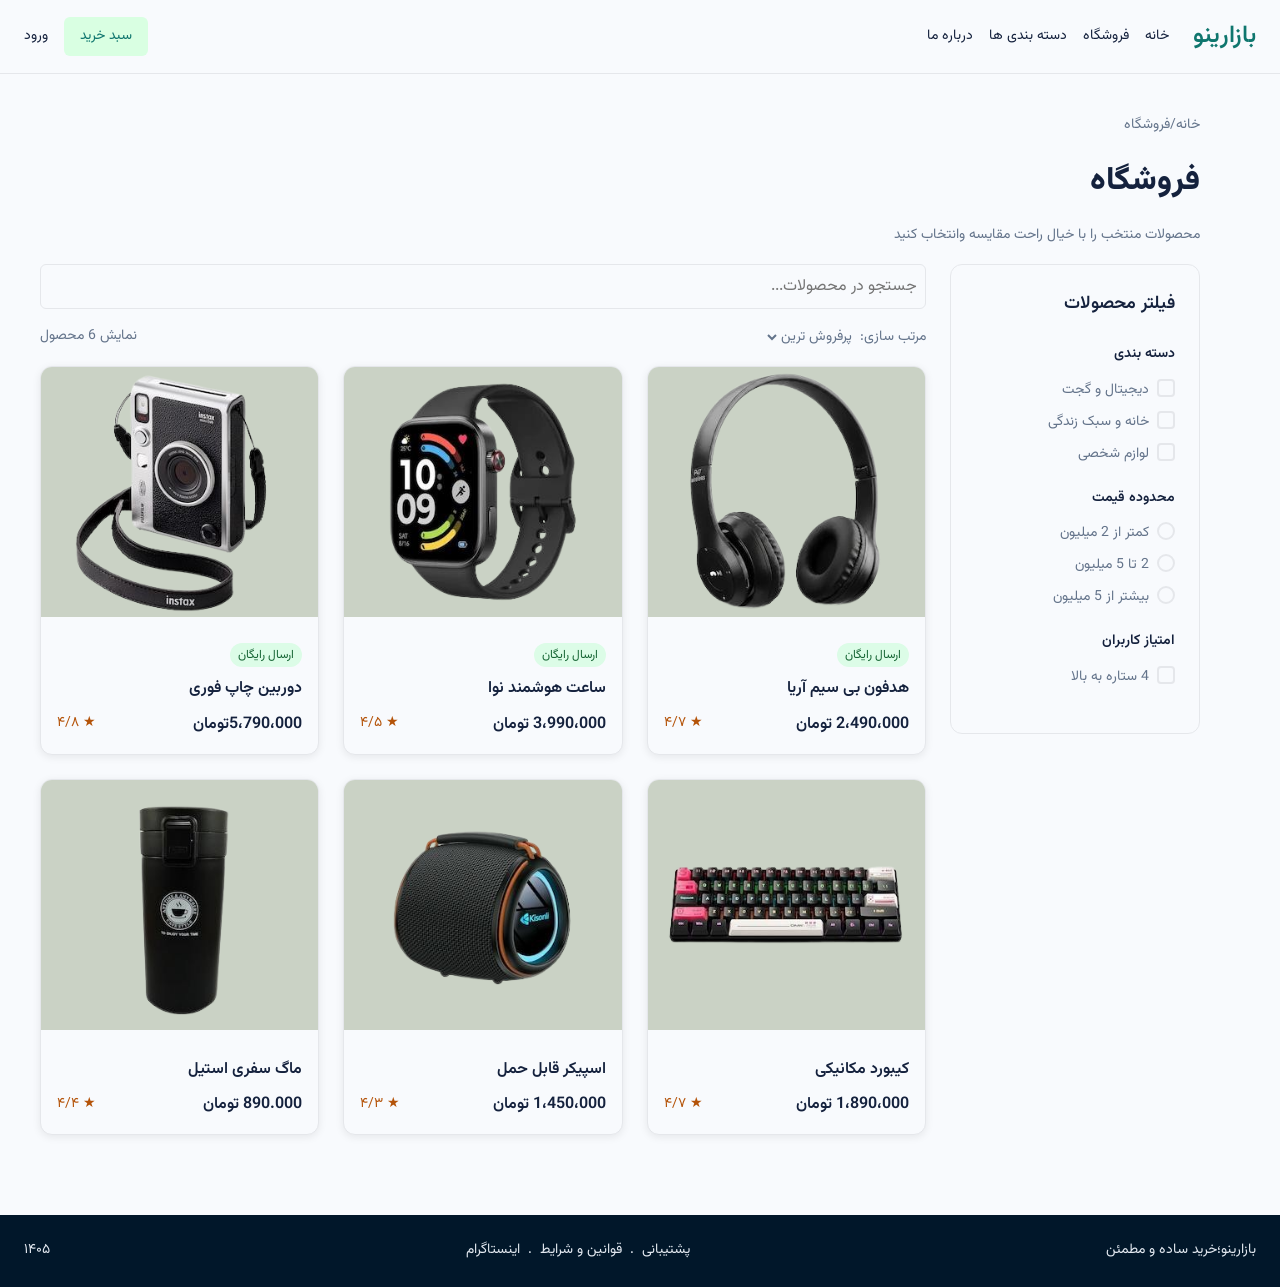
<file: index.html>
<!DOCTYPE html>
<html lang="fa" dir="rtl">
  <head>
    <meta charset="UTF-8" />
    <meta http-equiv="X-UA-Compatible" content="IE=edge" />
    <meta name="viewport" content="width=device-width, initial-scale=1.0" />
    <title>online-shop</title>
    <link rel="stylesheet" href="./css/reset.css" />
    <link rel="stylesheet" href="./css/style.css" />
  </head>

  <body>
    <header class="header">
      <div class="header__inner">
        <a href="#" class="header__logo">بازارینو</a>
        <nav class="header-nav">
          <a href="#" class="header__link">خانه</a>
          <a href="#" class="header__link">فروشگاه</a>
          <a href="#" class="header__link">دسته بندی ها </a>
          <a href="#" class="header__link">درباره ما</a>
        </nav>
        <div class="header__actions">
          <a href="#" class="header__cart">سبد خرید</a>
          <a href="./register.html" class="header__login">ورود</a>
        </div>
      </div>
    </header>
    <main class="main">
      <div class="container">
        <nav class="guid">خانه/فروشگاه</nav>
        <h1 class="page__title">فروشگاه</h1>
        <p class="page__subtitle">
          محصولات منتخب را با خیال راحت مقایسه وانتخاب کنید
        </p>

        <div class="catalog">
          <input type="checkbox" class="filter-toggle" id="filter-toggle" />
          <label for="filter-toggle" class="filter-button">
            <svg
              class="filter-button__icon"
              xmlns="http://www.w3.org/2000/svg"
              width="24"
              height="24"
              viewBox="0 0 24 24"
              fill="none"
              stroke="currentColor"
              stroke-width="2"
              stroke-linecap="round"
              stroke-linejoin="round"
              class="lucide lucide-menu preview-icon"
            >
              <path d="M4 5h16" />
              <path d="M4 12h16" />
              <path d="M4 19h16" />
            </svg>
          </label>
          <aside class="sidebar">
            <h2 class="sidebar__title">فیلتر محصولات</h2>
            <fieldset class="sidebar__group">
              <legend class="sidebar__legend">دسته بندی</legend>
              <div class="check">
                <input
                  class="check__input"
                  type="checkbox"
                  name="filters"
                  id="digital-gadget"
                />
                <span class="check__box"></span>
                <label class="check__label" for="digital-gadget"
                  >دیجیتال و گجت</label
                >
              </div>
              <div class="check">
                <input
                  class="check__input"
                  type="checkbox"
                  name="filters"
                  id="lifestyle"
                />
                <span class="check__box"></span>
                <label for="lifestyle" class="check__label"
                  >خانه و سبک زندگی</label
                >
              </div>
              <div class="check">
                <input
                  class="check__input"
                  type="checkbox"
                  id="supplies"
                  name="filters"
                />
                <span class="check__box"></span>
                <label for="supplies" class="check__label">لوازم شخصی</label>
              </div>
            </fieldset>
            <fieldset class="sidebar__group">
              <legend class="sidebar__legend">محدوده قیمت</legend>
              <div class="radio">
                <input
                  class="radio__input"
                  name="price"
                  type="radio"
                  id="price-2"
                />
                <span class="radio__dot"></span>
                <label class="radio__label" for="price-2"
                  >کمتر از 2 میلیون</label
                >
              </div>
              <div class="radio">
                <input
                  class="radio__input"
                  name="price"
                  type="radio"
                  id="price-2-5"
                />
                <span class="radio__dot"></span>
                <label class="radio__label" for="price-2-5"
                  >2 تا 5 میلیون</label
                >
              </div>
              <div class="radio">
                <input
                  class="radio__input"
                  name="price"
                  type="radio"
                  id="price-5"
                />
                <span class="radio__dot"></span>
                <label class="radio__label" for="price-5"
                  >بیشتر از 5 میلیون</label
                >
              </div>
            </fieldset>
            <fieldset class="sidebar__group">
              <legend class="sidebar__legend">امتیاز کاربران</legend>
              <div class="check">
                <input
                  class="check__input"
                  type="checkbox"
                  name="star"
                  id="star"
                />
                <span class="check__box"></span>
                <label class="check__label" for="star">4 ستاره به بالا</label>
              </div>
            </fieldset>
          </aside>

          <section class="catalog__content">
            <div></div>
            <div class="toolbar">
              <input
                class="toolbar__search"
                type="search"
                placeholder="جستجو در محصولات..."
              />
              <div class="toolbar__row">
                <label class="toolbar_sort">
                  مرتب سازی:
                  <select class="toolbar__select">
                    <option value="best-selling">پرفروش ترین</option>
                    <option value="cheapest">ارزان ترین</option>
                    <option value="most-expensive">گران ترین</option>
                  </select>
                </label>
                <span class="toolbar__count">نمایش 6 محصول</span>
              </div>
            </div>
            <div class="catalog__grid">
              <article class="product-card">
                <a href="./product.html" class="product-card__link">
                  <img
                    src="./asset/headphone.png"
                    alt="headphone"
                    class="product-card__image"
                  />
                  <div class="product-card__body">
                    <span class="product-card__badge">ارسال رایگان</span>
                    <h3 class="product-card__title">هدفون بی سیم آریا</h3>
                    <div class="product-card__text">
                      <span class="product-card__price">2،490،000 تومان</span>
                      <span class="product-card__rating">★ ۴/۷ </span>
                    </div>
                  </div>
                </a>
              </article>

              <article class="product-card">
                <a href="#" class="product-card__link">
                  <img
                    src="./asset/watch.png"
                    alt="watch"
                    class="product-card__image"
                  />
                  <div class="product-card__body">
                    <span class="product-card__badge">ارسال رایگان</span>
                    <h3 class="product-card__title">ساعت هوشمند نوا</h3>
                    <div class="product-card__text">
                      <span class="product-card__price">3،990،000 تومان</span>
                      <span class="product-card__rating">★ ۴/۵</span>
                    </div>
                  </div>
                </a>
              </article>

              <article class="product-card">
                <a href="#" class="product-card__link">
                  <img
                    src="./asset/camera.png"
                    alt="camera"
                    class="product-card__image"
                  />
                  <div class="product-card__body">
                    <span class="product-card__badge">ارسال رایگان</span>
                    <h3 class="product-card__title">دوربین چاپ فوری</h3>
                    <div class="product-card__text">
                      <span class="product-card__price">5،790،000تومان</span>
                      <span class="product-card__rating">★ ۴/۸</span>
                    </div>
                  </div>
                </a>
              </article>

              <article class="product-card">
                <a href="#" class="product-card__link">
                  <img
                    src="./asset/keyboard.png"
                    alt="mechanic keyboard"
                    class="product-card__image"
                  />
                  <div class="product-card__body">
                    <h3 class="product-card__title">کیبورد مکانیکی</h3>
                    <div class="product-card__text">
                      <span class="product-card__price">1،890،000 تومان</span>
                      <span class="product-card__rating">★ ۴/۷</span>
                    </div>
                  </div>
                </a>
              </article>

              <article class="product-card">
                <a href="#" class="product-card__link">
                  <img
                    src="./asset/speaker.png"
                    alt="speaker"
                    class="product-card__image"
                  />
                  <div class="product-card__body">
                    <h3 class="product-card__title">اسپیکر قابل حمل</h3>
                    <div class="product-card__text">
                      <span class="product-card__price">1،450،000 تومان</span>
                      <span class="product-card__rating">★ ۴/۳</span>
                    </div>
                  </div>
                </a>
              </article>

              <article class="product-card">
                <a href="#" class="product-card__link">
                  <img
                    src="./asset/travelmug.png"
                    alt="travelmug"
                    class="product-card__image"
                  />
                  <div class="product-card__body">
                    <h3 class="product-card__title">ماگ سفری استیل</h3>
                    <div class="product-card__text">
                      <span class="product-card__price">890.000 تومان</span>
                      <span class="product-card__rating">★ ۴/۴</span>
                    </div>
                  </div>
                </a>
              </article>
            </div>
          </section>
        </div>
      </div>
    </main>
    <footer class="footer">
      <div class="footer__inner">
        <p class="footer__text">بازارینو؛خرید ساده و مطمئن</p>
        <ul class="footer__links">
          <li><a href="#"></a>پشتیبانی</li>
          <li><a href="#"></a>قوانین و شرایط</li>
          <li><a href="#"></a>اینستاگرام</li>
        </ul>
        <p class="footer__year">۱۴۰۵</p>
      </div>
    </footer>
  </body>
</html>
</file>
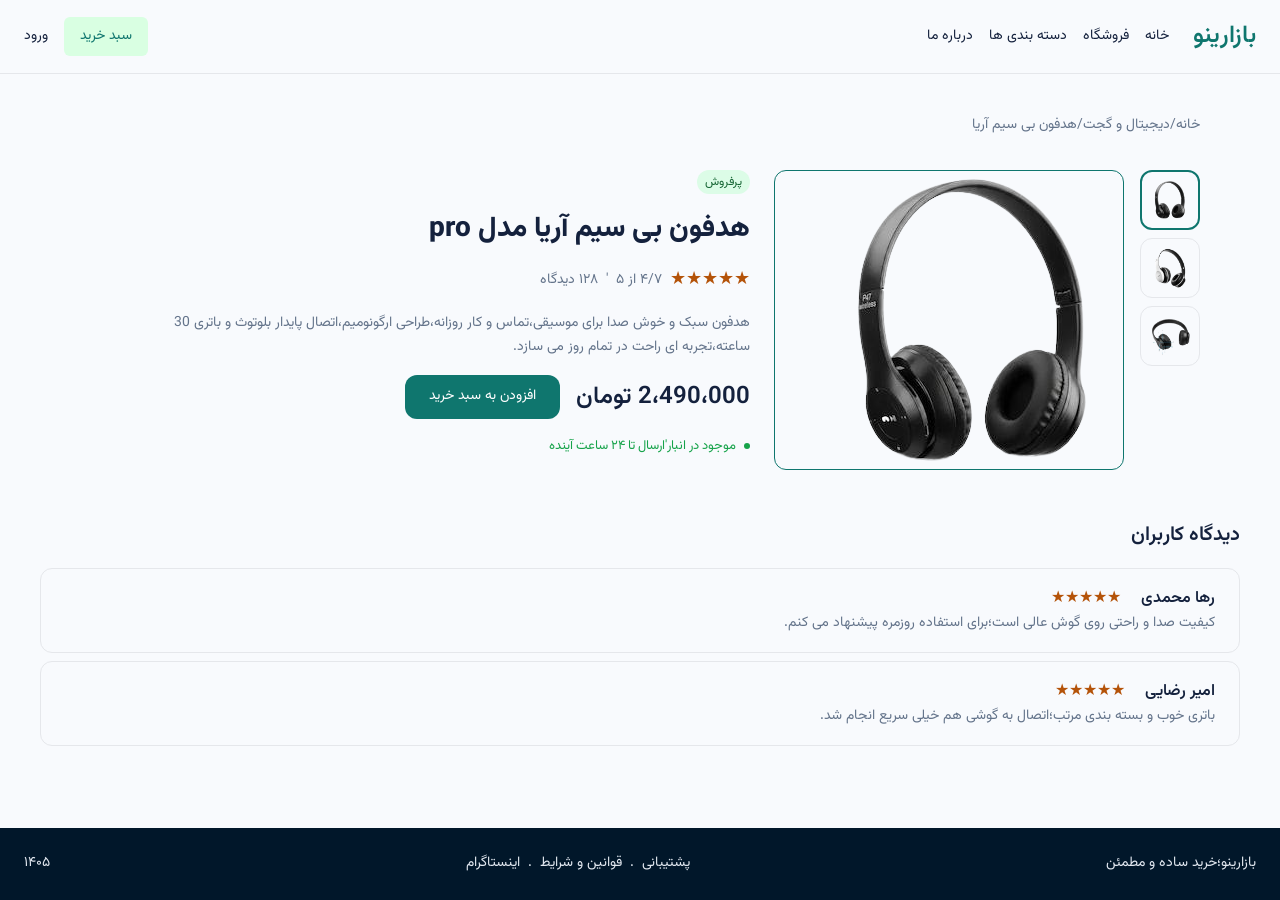
<file: product.html>
<!DOCTYPE html>
<html lang="fa" dir="rtl">

<head>
  <meta charset="UTF-8" />
  <meta http-equiv="X-UA-Compatible" content="IE=edge" />
  <meta name="viewport" content="width=device-width, initial-scale=1.0" />
  <title>بازارینو/هدفون بی سیم آریا</title>
  <link rel="stylesheet" href="./css/reset.css" />
  <link rel="stylesheet" href="./css/style.css" />
</head>

<body>
  <header class="header">
    <div class="header__inner">
      <a href="#" class="header__logo">بازارینو</a>
      <nav class="header-nav">
        <a href="#" class="header__link">خانه</a>
        <a href="#" class="header__link">فروشگاه</a>
        <a href="#" class="header__link">دسته بندی ها </a>
        <a href="#" class="header__link">درباره ما</a>
      </nav>
      <div class="header__actions">
        <a href="#" class="header__cart">سبد خرید</a>
        <a href="./register.html" class="header__login">ورود</a>
      </div>
    </div>
  </header>
  <main class="main">
    <div class="container">
      <nav class="breadcrumb">خانه/دیجیتال و گجت/هدفون بی سیم آریا</nav>
      <section class="product">
        <div class="gallery">
          <input type="radio" class="gallery__radio" name="gallery" id="img1" checked>
          <input type="radio" class="gallery__radio" name="gallery" id="img2">
          <input type="radio" class="gallery__radio" name="gallery" id="img3">
          <div class="gallery__thumbs">
            <label for="img1" class="gallery__thumb gallery__thumb--1"><img src="./asset/headphone.png"
                alt="headphone front view" /></label>
            <label for="img2" class="gallery__thumb gallery__thumb--2"><img src="./asset/headphone2.png"
                alt="headphone white view" /></label>
            <label for="img3" class="gallery__thumb gallery__thumb--3"><img src="./asset/headphone3.png"
                alt="headphone top view" /></label>
          </div>
          <div class="gallery__main">
            <div class="gallery__slide gallery__slide--1"><img src="./asset/headphone.png" alt="headphone front view" />
            </div>
            <div class="gallery__slide gallery__slide--2"><img src="./asset/headphone2.png"
                alt="headphone white view" /></div>
            <div class="gallery__slide gallery__slide--3"><img src="./asset/headphone3.png" alt="headphone top view" />
            </div>
          </div>
        </div>
        <div class="product__info">
          <span class="badge">پرفروش</span>
          <h1 class="product__title">هدفون بی سیم آریا مدل pro</h1>
          <div class="product__rating">
            <span class="product__stars">★★★★★</span>
            <span class="product__score">۴/۷ از ۵</span>
            <span class="product__count">۱۲۸ دیدگاه</span>
          </div>
          <div class="description">
            <p class="description__info">
              هدفون سبک و خوش صدا برای موسیقی،تماس و کار روزانه،طراحی
              ارگونومیم،اتصال پایدار بلوتوث و باتری 30 ساعته،تجربه ای راحت در
              تمام روز می سازد.
            </p>
          </div>
          <div class="product__buy">
            <span class="product__price">2،490،000 تومان</span>
            <button class="button button--primary" type="button">
              افزودن به سبد خرید
            </button>
          </div>
          <p class="product__stock">
            موجود در انبار'ارسال تا ۲۴ ساعت آینده
          </p>
        </div>
    </div>
    </section>
    <section class="reviews">
      <h2 class="review__title">دیدگاه کاربران</h2>
      <article class="review">
        <div class="review__header">
          <span class="review__author">رها محمدی</span>
          <span class="review__rate">★★★★★</span>
          <p class="review__text">
            کیفیت صدا و راحتی روی گوش عالی است؛برای استفاده روزمره پیشنهاد
            می کنم.
          </p>
        </div>
      </article>
      <article class="review">
        <div class="review__header">
          <span class="review__author">امیر رضایی</span>
          <span class="review__rate">★★★★★</span>
          <p class="review__text">
            باتری خوب و بسته بندی مرتب؛اتصال به گوشی هم خیلی سریع انجام شد.
          </p>
        </div>
      </article>
    </section>
    </div>
  </main>
  <footer class="footer">
    <div class="footer__inner">
      <p class="footer__text">بازارینو؛خرید ساده و مطمئن</p>
      <ul class="footer__links">
        <li><a href="#"></a>پشتیبانی</li>
        <li><a href="#"></a>قوانین و شرایط</li>
        <li><a href="#"></a>اینستاگرام</li>
      </ul>
      <p class="footer__year">۱۴۰۵</p>
    </div>
  </footer>
</body>
</html>
</file>
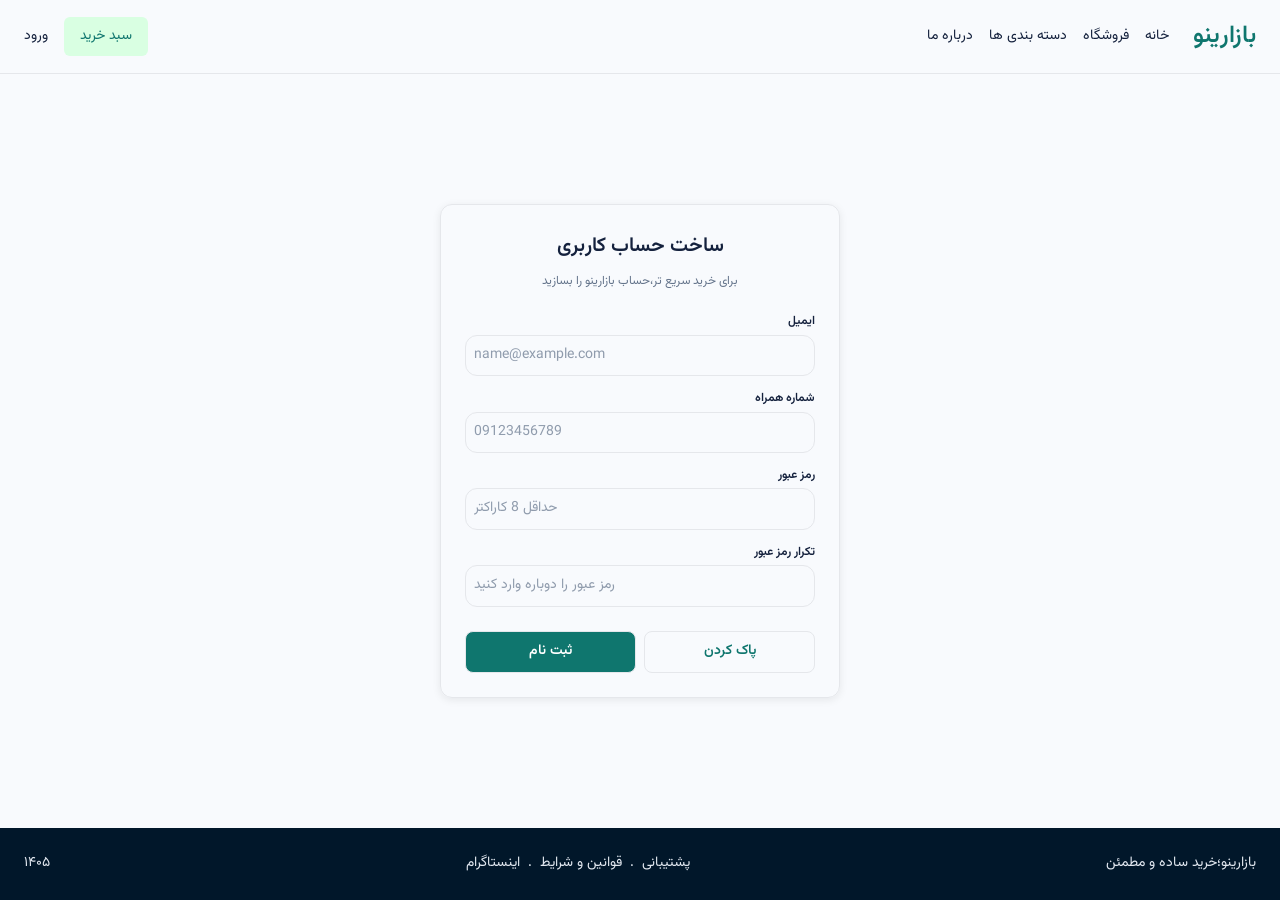
<file: register.html>
<!DOCTYPE html>
<html lang="fa" dir="rtl">
  <head>
    <meta charset="UTF-8" />
    <meta http-equiv="X-UA-Compatible" content="IE=edge" />
    <meta name="viewport" content="width=device-width, initial-scale=1.0" />
    <title>بازارینو/ساخت حساب کاربری</title>
    <link rel="stylesheet" href="./css/reset.css" />
    <link rel="stylesheet" href="./css/style.css" />
  </head>

  <body>
    <header class="header">
      <div class="header__inner">
        <a href="#" class="header__logo">بازارینو</a>
        <nav class="header-nav">
          <a href="#" class="header__link">خانه</a>
          <a href="#" class="header__link">فروشگاه</a>
          <a href="#" class="header__link">دسته بندی ها </a>
          <a href="#" class="header__link">درباره ما</a>
        </nav>
        <div class="header__actions">
          <a href="#" class="header__cart">سبد خرید</a>
          <a href="./register.html" class="header__login">ورود</a>
        </div>
      </div>
    </header>
    <main class="main main--center">
      <section class="register">
        <h1 class="register__title">ساخت حساب کاربری</h1>
        <p class="register__subtitle">
          برای خرید سریع تر،حساب بازارینو را بسازید
        </p>
        <form class="form" action="#" method="get">
          <div class="form__field">
            <label class="form__label" for="email">ایمیل</label>
          </div>
          <input
            class="form__input"
            type="email"
            name="email"
            id="email"
            placeholder="name@example.com"
            required
          />
          <div class="form__field">
            <label class="form__label" for="phone">شماره همراه</label>
          </div>
          <input
            class="form__input"
            type="tel"
            name="phone"
            id="phone"
            placeholder="09123456789"
            pattern="09[0-9]{9}"
            required
          />
          <div class="form__field">
            <label class="form__label" for="password">رمز عبور</label>
          </div>
          <input
            class="form__input"
            type="password"
            name="password"
            id="password"
            placeholder="حداقل 8 کاراکتر"
            minlength="8"
            maxlength="64"
            required
          />
          <div class="form__field">
            <label class="form__label" for="password-confirm"
              >تکرار رمز عبور</label
            >
          </div>
          <input
            class="form__input"
            type="password"
            name="password-confirm"
            id="password-confirm"
            placeholder="رمز عبور را دوباره وارد کنید"
            minlength="8"
            maxlength="64"
            required
          />
          <div class="form__action">
            <button class="button__button--outline" type="reset">
              پاک کردن
            </button>
            <button class="button__button--primary" type="submit">
              ثبت نام
            </button>
          </div>
        </form>
      </section>
    </main>
    <footer class="footer">
      <div class="footer__inner">
        <p class="footer__text">بازارینو؛خرید ساده و مطمئن</p>
        <ul class="footer__links">
          <li><a href="#"></a>پشتیبانی</li>
          <li><a href="#"></a>قوانین و شرایط</li>
          <li><a href="#"></a>اینستاگرام</li>
        </ul>
        <p class="footer__year">۱۴۰۵</p>
      </div>
    </footer>
  </body>
</html>
</file>
<file: css/style.css>
* {
  box-sizing: border-box;
}
@font-face {
  font-family: Vazirmatn;
  src: url(../fonts/webfonts/Vazirmatn-Regular.woff2);
  font-weight: 400;
  font-display: swap;
}
@font-face {
  font-family: Vazirmatn;
  src: url(../fonts/webfonts/Vazirmatn-SemiBold.woff2);
  font-weight: 600;
  font-display: swap;
}
@font-face {
  font-family: Vazirmatn;
  src: url(../fonts/webfonts/Vazirmatn-ExtraBold.woff2);
  font-weight: 800;
}
/*==========css var=========*/
:root {
  --color-bg: #f8fafd;
  --color-surface: #f8fafd;
  --color-text: #14213d;
  --color-text-muted: #64748b;
  --color-primary: #0f766e;
  --color-primary-hover: #f59e0b;
  --color-border: #e5e7eb;
  --color-footer: #01172a;
  --color-footer-text: #e2e8f0;
  --cart-bg: #d9ffe2;
  --cart-bg-hover: #d2f0e5;

  --space-0: 4px;
  --space-1: 8px;
  --space-2: 16px;
  --space-3: 24px;
  --space-4: 32px;
  --space-5: 40px;
  --space-6: 48px;

  --radius: 6px;
  --radious-2: 12px;
  --shadow: 0 2px 8px rgba(0, 0, 0, 0.08);

  --gallery-bg: linear-gradient(135deg, #e0f2fe, #ecfdf5);
  --star: #b45309;
  --stock: #16a34a;
  --badge-bg: #dcfce7;
  --badge-text: #166534;
  --thumb-bg: #ffffff;

  --valid: #008000;
  --invalid: #ff0000;
}
/*=========base==========*/
body {
  font-family: Vazirmatn;
  background: var(--color-bg);
  color: var(--color-text);
  line-height: 1.7;
  min-height: 100vh;
  display: flex;
  flex-direction: column;
}
.main {
  flex: 1;
  padding: var(--space-5);
}
.contaner {
  margin: 0 auto;
  padding: var(--space-3) var(--space-2);
}
a {
  color: inherit;
  text-decoration: none;
}
/*==================header=================*/
.header {
  background-color: var(--color-surface);
  border-bottom: 1px solid var(--color-border);
}
.header__inner {
  width: 100%;
  max-width: 1440px;
  margin: 0 auto;
  display: flex;
  align-items: center;
  gap: var(--space-3);
  padding: var(--space-2) var(--space-3);
}
.header__logo {
  font-weight: 600;
  font-size: 1.5rem;
  color: var(--color-primary);
}
.header-nav {
  display: flex;
  flex-direction: row;
  justify-content: center;
  white-space: nowrap;
  gap: var(--space-2);
  font-size: 0.875rem;
}
.header__actions {
  width: 100%;
  display: flex;
  flex-direction: row;
  align-items: center;
  gap: var(--space-2);
  font-size: 0.875rem;
  justify-content: flex-end;
}
.header__cart {
  background-color: var(--cart-bg);
  padding: var(--space-1) var(--space-2);
  border-radius: var(--radius);
  color: var(--color-primary);
}
.header__cart:hover {
  background-color: var(--cart-bg-hover);
}
.header__login:hover {
  color: var(--color-primary);
}
/*==============main-title==============*/
.container {
  margin-right: var(--space-5);
}
.guid {
  font-size: 0.875rem;
  color: var(--color-text-muted);
  display: flex;
  flex-direction: column;
  justify-content: flex-start;
}
.page__title {
  font-weight: 800;
  font-size: 2rem;
  margin: var(--space-2) 0;
}
.page__subtitle {
  font-size: 0.875rem;
  color: var(--color-text-muted);
}
/*========catalog=========*/
.catalog {
  margin-top: var(--space-2);
  display: flex;
  gap: var(--space-3);
  align-items: flex-start;
}
.catalog__content {
  flex: 1;
  min-width: 0;
}
.catalog__grid {
  display: grid;
  grid-template-columns: repeat(3, 1fr);
  gap: var(--space-3);
  margin-bottom: var(--space-5);
}
/*=============sidebar===========*/
.sidebar {
  border: 1px solid var(--color-border);
  border-radius: var(--radious-2);
  display: flex;
  flex-direction: column;
  width: 250px;
  padding: var(--space-3);
  position: sticky;
  top: var(--space-3);
}
.sidebar__title {
  font-size: 1.125rem;
  font-weight: 600;
  margin-bottom: var(--space-3);
}
.sidebar__group {
  margin: 0 0 var(--space-2);
}
.sidebar__legend {
  margin-bottom: var(--space-1);
  font-weight: 600;
  font-size: 0.875rem;
}
.check__label {
  color: var(--color-text-muted);
}
.radio__label {
  color: var(--color-text-muted);
}
/*==========toolbar============*/
.toolbar {
  margin-bottom: var(--space-2);
}
.toolbar__search {
  width: 100%;
  padding: var(--space-1);
  margin-bottom: var(--space-2);
  border: 1px solid var(--color-border);
  border-radius: var(--radius);
  font: inherit;
  background-color: var(--color-surface);
  color: var(--color-text);
}
.toolbar__row {
  display: flex;
  justify-content: space-between;
  align-items: center;
  font-size: 0.875rem;
  color: var(--color-text-muted);
}
.toolbar__select {
  font: inherit;
  border: 0;
  background: transparent;
  color: inherit;
}
.toolbar__search:focus {
  outline-color: var(--color-primary);
}
/*=============card=========*/
.product-card {
  background-color: var(--color-surface);
  border: 1px solid var(--color-border);
  border-radius: var(--radious-2);
  overflow: hidden;
  box-shadow: var(--shadow);
}
.product-card:hover {
  transform: translateY(-4px);
}
.product-card__image {
  width: 100%;
  height: 250px;
  object-fit: contain;
  background-color: #cad2c5;
}
.product-card__body {
  padding: var(--space-2);
  display: flex;
  flex-direction: column;
  align-items: flex-start;
  gap: var(--space-1);
}
.product-card__title {
  font-weight: 600;
}
.product-card__text {
  width: 100%;
  display: flex;
  justify-content: space-between;
  align-items: center;
}
.product-card__price {
  font-weight: 600;
}
.product-card__rating {
  font-size: 0.875rem;
  color: var(--star);
}
.product-card__badge {
  background: var(--badge-bg);
  color: var(--badge-text);
  font-size: 0.75rem;
  padding: 2px var(--space-1);
  border-radius: 100px;
}
/*=======checkbox and radio sidebar======*/
.check,
.radio {
  display: flex;
  gap: var(--space-1);
  padding: 4px 0;
  font-size: 0.875rem;
  position: relative;
  cursor: pointer;
}
.check__input,
.radio__input {
  width: 18px;
  height: 18px;
  opacity: 0;
  position: absolute;
  cursor: pointer;
}
.check__box,
.radio__dot {
  width: 18px;
  height: 18px;
  border: 2px solid var(--color-border);
  flex-shrink: 0;
  display: inline-flex;
  justify-content: center;
  align-items: center;
}
.check__box {
  border-radius: 4px;
}
.radio__dot {
  border-radius: 50%;
}
.check__input:checked + .check__box {
  background-color: var(--color-primary);
  border-color: var(--color-primary);
}
.check__input:checked + .check__box::after {
  content: "";
  width: 4px;
  height: 8px;
  border: solid #fff;
  border-width: 0 2px 2px 0;
  transform: rotate(45deg);
  margin-bottom: 2px;
}
.radio__input:checked + .radio__dot {
  border-color: var(--color-primary);
}
.radio__input:checked + .radio__dot::after {
  content: "";
  width: 8px;
  height: 8px;
  border-radius: 50%;
  background-color: var(--color-primary);
}
/*==============product css ==============*/
.breadcrumb {
  display: flex;
  justify-content: flex-start;
  font-size: 0.875rem;
  color: var(--color-text-muted);
  margin-bottom: var(--space-4);
}
.product {
  display: flex;
  align-items: flex-start;
}
.gallery {
  display: flex;
  width: 450px;
  gap: var(--space-2);
  flex-shrink: 0;
  position: relative;
}
.gallery__radio {
  position: absolute;
  opacity: 0;
  pointer-events: none;
}
.gallery__thumbs {
  display: flex;
  flex-direction: column;
  gap: var(--space-1);
}
.gallery__thumb {
  width: 60px;
  height: 60px;
  display: flex;
  justify-content: center;
  align-items: center;
  cursor: pointer;
  overflow: hidden;
  border: 1px solid var(--color-border);
  border-radius: var(--radious-2);
}
.gallery__thumb img {
  width: 100%;
  height: 100%;
  object-fit: contain;
  padding: var(--space-1);
}
.gallery__main {
  flex: 1;
  min-width: 0;
  height: 300px;
  overflow: hidden;
  margin-left: var(--space-3);
  border: 1px solid var(--color-primary);
  border-radius: var(--radious-2);
}
.gallery__slide {
  width: 100%;
  height: 100%;
  display: none;
}
#img1:checked ~ .gallery__main .gallery__slide--1,
#img2:checked ~ .gallery__main .gallery__slide--2,
#img3:checked ~ .gallery__main .gallery__slide--3 {
  display: block;
  overflow: hidden;
  border-radius: var(--radious-2);
  object-fit: contain;
}
#img1:checked ~ .gallery__thumbs .gallery__thumb--1,
#img2:checked ~ .gallery__thumbs .gallery__thumb--2,
#img3:checked ~ .gallery__thumbs .gallery__thumb--3 {
  border-color: var(--color-primary);
  border-width: 2px;
}
.gallery__thumb:hover {
  border-color: var(--color-primary);
}
.product__info {
  flex: 1;
  min-width: 0;
  display: flex;
  flex-direction: column;
  align-items: flex-start;
  gap: var(--space-2);
}
.product__title {
  font-weight: 800;
  font-size: 1.75rem;
  line-height: 1.4;
}
.product__rating {
  display: flex;
  flex-direction: row;
  align-items: center;
  font-size: 0.875rem;
  color: var(--color-text-muted);
  gap: var(--space-1);
}
.product__stars {
  color: var(--star);
  font-size: 1.125rem;
  display: flex;
  align-items: center;
  gap: 4px;
}
.product__count::before {
  content: "'";
  margin-inline-end: var(--space-1);
}
.badge {
  font-size: 0.75rem;
  color: var(--badge-text);
  background-color: var(--badge-bg);
  padding: 2px var(--space-1);
  border-radius: 100px;
}
.description__info {
  font-size: 0.875rem;
  color: var(--color-text-muted);
  max-width: 600px;
}
.product__buy {
  display: flex;
  gap: var(--space-2);
  align-items: center;
}
.product__price {
  font-size: 1.5rem;
  font-weight: 600;
}
.button {
  padding: 10px var(--space-3);
  font: inherit;
  font-size: 0.875rem;
  border: none;
  border-radius: var(--radious-2);
  background-color: var(--color-primary);
  color: #ffffff;
  cursor: pointer;
}
.button:hover {
  background-color: var(--color-primary-hover);
}
.product__stock {
  display: flex;
  align-items: center;
  gap: var(--space-1);
  color: var(--stock);
  font-size: 0.8125rem;
}
.product__stock::before {
  content: "";
  width: 6px;
  height: 6px;
  border-radius: 50%;
  background-color: var(--stock);
}
.reviews {
  margin-top: var(--space-6);
}
.review__title {
  font-weight: 600;
  font-size: 1.25rem;
  margin-bottom: var(--space-2);
}
.review {
  background-color: var(--color-surface);
  border: 1px solid var(--color-border);
  padding: var(--space-2) var(--space-3);
  border-radius: var(--radious-2);
  margin-bottom: var(--space-1);
}
.review__author {
  font-weight: 600;
  margin-left: var(--space-2);
}
.review__rate {
  color: var(--star);
}
.review__text {
  font-size: 0.875rem;
  color: var(--color-text-muted);
}
/*================ register ==============*/
.main--center {
  display: flex;
  align-items: center;
  justify-content: center;
  padding: var(--space-4) var(--space-2);
}
.register {
  border: 1px solid var(--color-border);
  padding: var(--space-3);
  border-radius: var(--radious-2);
  width: 400px;
  box-shadow: var(--shadow);
}
.register__title {
  display: flex;
  justify-content: center;
  margin-bottom: var(--space-1);
  font-weight: 600;
  font-size: 1.25rem;
}
.register__subtitle {
  display: flex;
  justify-content: center;
  font-size: 0.75rem;
  color: var(--color-text-muted);
  margin-bottom: var(--space-2);
}
.form__label {
  font-weight: 600;
  font-size: 0.75rem;
}
.form__input {
  width: 100%;
  padding: var(--space-1);
  font: inherit;
  direction: ltr;
  font-size: 0.875rem;
  border: 1px solid var(--color-border);
  border-radius: var(--radious-2);
  margin-bottom: var(--space-1);
  background-color: var(--color-surface);
}
.form__input::placeholder {
  color: var(--color-text-muted);
  opacity: 0.7;
}
.form__action {
  display: flex;
  justify-content: center;
  margin-top: var(--space-2);
  gap: var(--space-1);
}
.button__button--outline,
.button__button--primary {
  padding: var(--space-1);
  width: 100%;
  border: 1px solid var(--color-border);
  cursor: pointer;
  border-radius: 8px;
  font: inherit;
  font-size: 0.875rem;
  font-weight: 600;
}
.button__button--primary {
  color: #ffffff;
  background-color: var(--color-primary);
}
.button__button--outline {
  color: var(--color-primary);
  background-color: var(--color-surface);
}
.button__button--primary:hover {
  background-color: var(--color-primary-hover);
}
.button__button--outline:hover {
  border-color: var(--color-primary);
}
.form__input:focus {
  outline: none;
  border-color: var(--color-primary);
}
.form__input:invalid:not(:placeholder-shown) {
  border-color: var(--invalid);
}
.form__input:valid:not(:placeholder-shown) {
  border-color: var(--valid);
}
/*==============footer=============*/
.footer {
  background-color: var(--color-footer);
  color: var(--color-footer-text);
  font-size: 0.875rem;
}
.footer__inner {
  width: 100%;
  max-width: 1440px;
  display: flex;
  flex-direction: row;
  justify-content: space-between;
  align-items: center;
  margin: 0 auto;
  gap: var(--space-1);
  padding: var(--space-3);
}
.footer__links {
  display: flex;
  gap: var(--space-1);
}
.footer__links li + li::before {
  content: ".";
  margin-inline-end: var(--space-1);
}
/*=================dark mode=======*/
@media (prefers-color-scheme: dark) {
  :root {
    --color-bg: #0f172a;
    --color-surface: #1e293b;
    --color-text: #e2e8f0;
    --color-text-muted: #94a3b8;
    --color-primary: #2dd4bf;
    --color-primary-hover: #5eead4;
    --color-border: #334155;
    --color-footer: #020617;
    --shadow: 0 2px 8px rgba(0, 0, 0, 0.4);
    --cart-bg: #064e3b;
    --cart-bg-hover: #065f46;
    --star: #fbbf24;
    --stock: #4ade80;
    --badge-bg: #064e3b;
    --badge-text: #6ee7b7;
    --thumb-bg: #1e293b;
  }
}
/*================= responsive===========*/
.filter-toggle {
  position: absolute;
  opacity: 0;
  pointer-events: none;
}
.filter-button {
  display: none;
}

@media (max-width: 768px) {
  /*====header (768)====*/
  .header__inner {
    padding: var(--space-2);
    gap: var(--space-1) var(--space-2);
  }
  .header-nav {
    width: 100%;
  }
  .header__actions {
    gap: var(--space-1);
  }
  .header__cart {
    padding: var(--space-1);
  }
  /*======footer======*/
  .footer__inner {
    flex-direction: column;
    text-align: center;
    width: 100%;
  }
  .footer__links {
    flex-wrap: wrap;
    justify-content: center;
    align-items: center;
  }
  /*======catalog (768)==========*/
  .catalog {
    flex-direction: column;
  }
  .sidebar {
    display: none;
  }
  .catalog__content {
    width: 100%;
  }
  .catalog__grid {
    grid-template-columns: repeat(2, 1fr);
  }
  .product {
    flex-direction: column;
    gap: var(--space-3);
  }
  .gallery {
    width: 100%;
  }
  .gallery__main {
    height: auto;
    border: 0;
    overflow: visible;
  }
  .gallery__slide img {
    width: auto;
    max-width: 100%;
    height: auto;
    object-fit: contain;
    border: 1px solid var(--color-primary);
    border-radius: var(--radious-2);
  }
  .gallery__main img {
    width: 260px;
  }
  .product__info {
    width: 100%;
  }
  /*=====register (768)======*/
  .register {
    padding: var(--space-2);
  }
  /*=========sidebar button (768)========*/
  .filter-button {
    display: flex;
    flex-direction: column;
    border: 1px solid var(--color-border);
    border-radius: 5px;
    padding: var(--space-1);
  }
  .filter-toggle:checked ~ .sidebar {
    display: block;
    position: static;
    width: 100%;
  }
  .filter-button:hover {
    border-color: var(--color-primary);
  }
}
@media (max-width: 480px) {
  .catalog__grid {
    grid-template-columns: 1fr;
  }
  .product__title {
    font-size: 1.375rem;
  }
  .product__buy {
    flex-direction: column;
    align-items: flex-start;
  }
  .form__action {
    flex-direction: column;
  }
  .header__inner {
    flex-direction: column;
  }
  .header__actions {
    justify-content: space-between;
  }
}
</file>
